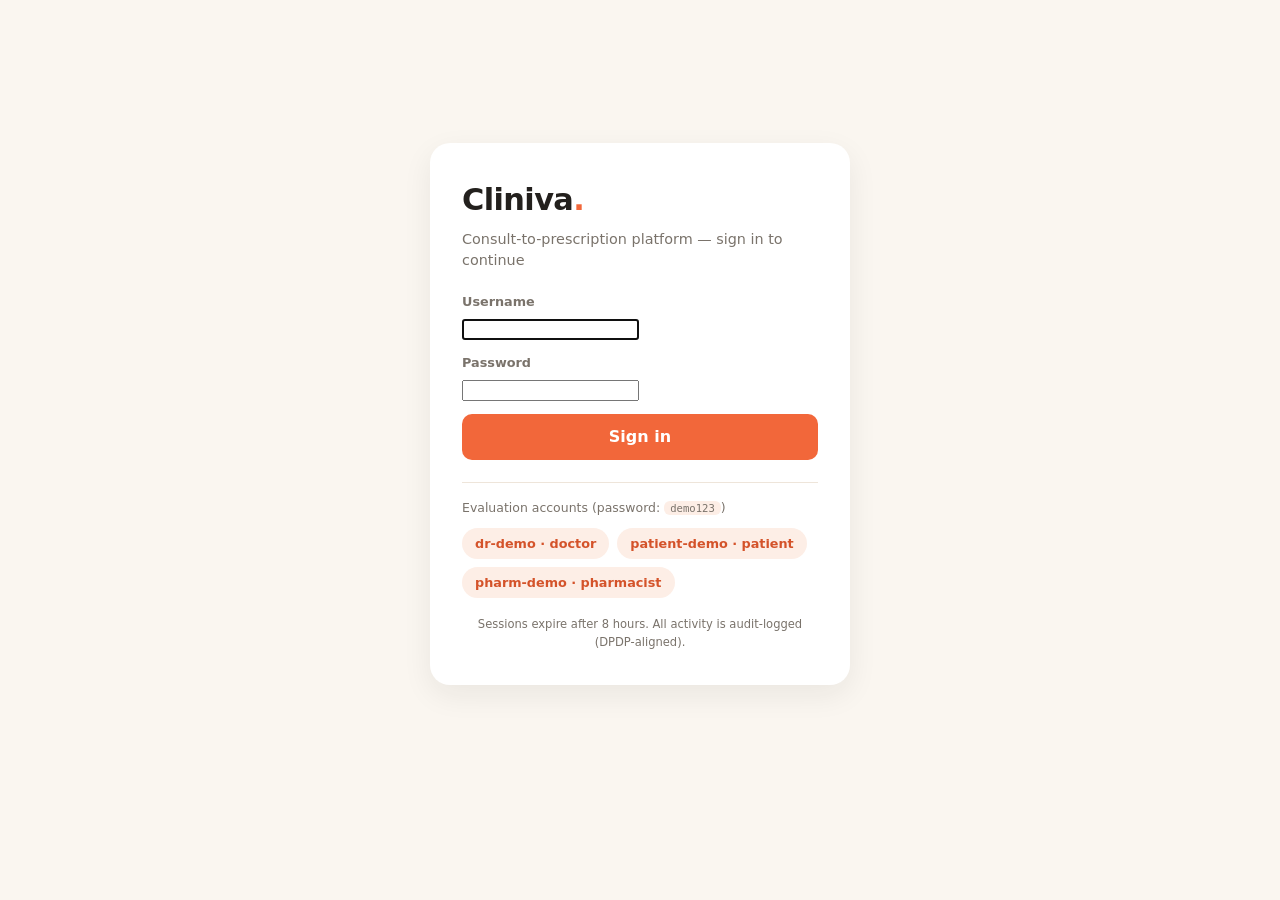
<file: cliniva/index.html>
<!doctype html>
<html lang="en">
<head>
  <meta charset="utf-8">
  <meta name="viewport" content="width=device-width, initial-scale=1">
  <title>Cliniva — e-Prescriptions</title>
  <link rel="icon" href="data:image/svg+xml,<svg xmlns='http://www.w3.org/2000/svg' viewBox='0 0 100 100'><text y='.9em' font-size='90'>🩺</text></svg>">
  <link rel="stylesheet" href="styles.css">
</head>
<body>
  <div id="app"></div>
  <script src="qr.js"></script>
  <script src="api.js"></script>
  <script src="app.js"></script>
</body>
</html>
</file>
<file: cliniva/styles.css>
/* Cliniva — production styles (cream / white / orange system) */
:root {
  --bg: #faf6f0;
  --card: #ffffff;
  --ink: #23201d;
  --muted: #7a736b;
  --line: #eee5da;
  --orange: #f2673a;
  --orange-dark: #d4532a;
  --orange-soft: #fdeee6;
  --green: #1d8a54;
  --green-soft: #e4f4ea;
  --red: #c23834;
  --red-soft: #fbe9e7;
  --blue: #2d6cdf;
  --blue-soft: #e8effb;
  --amber: #9a6b0f;
  --amber-soft: #fdf3d9;
  --shadow: 0 10px 30px rgba(35, 32, 29, 0.07);
  --radius: 16px;
}
* { box-sizing: border-box; }
html, body { margin: 0; padding: 0; }
body {
  background: var(--bg);
  color: var(--ink);
  font: 16px/1.5 "Segoe UI", system-ui, -apple-system, Roboto, "Helvetica Neue", sans-serif;
  min-height: 100vh;
}
a { color: var(--orange-dark); text-decoration: none; }
a:hover { text-decoration: underline; }
code { background: var(--orange-soft); padding: 1px 6px; border-radius: 6px; font-size: 0.85em; }

/* ---------- brand & layout ---------- */
.brand { font-size: 1.35rem; font-weight: 800; letter-spacing: -0.02em; }
.brand-lg { font-size: 1.9rem; }
.brand-dot { color: var(--orange); }
.shell { max-width: 560px; margin: 18vh auto 0; padding: 0 20px; text-align: center; }
.note-card { background: var(--card); border-radius: var(--radius); box-shadow: var(--shadow); padding: 22px 26px; margin-top: 18px; }
.grid { max-width: 780px; margin: 0 auto; padding: 22px 18px 60px; display: grid; gap: 18px; }
.foot { text-align: center; color: var(--muted); font-size: 0.8rem; padding: 18px; max-width: 640px; margin: 0 auto; }

.topbar {
  display: flex; align-items: center; justify-content: space-between; gap: 14px;
  background: var(--card); border-bottom: 1px solid var(--line);
  padding: 14px 22px; position: sticky; top: 0; z-index: 5;
}
.topbar-sub { color: var(--muted); font-size: 0.85rem; margin-top: 2px; }
.topbar-right { display: flex; align-items: center; gap: 10px; flex-wrap: wrap; }
.topbar-user { font-weight: 600; font-size: 0.9rem; }

/* ---------- cards & fields ---------- */
.card {
  background: var(--card); border-radius: var(--radius); box-shadow: var(--shadow);
  padding: 22px 24px; animation: rise 0.4s ease both;
}
.card h2 { margin: 0 0 14px; font-size: 1.05rem; letter-spacing: -0.01em; }
.field { display: block; margin: 12px 0; }
.field > span { display: block; font-size: 0.8rem; font-weight: 600; color: var(--muted); margin-bottom: 6px; }
.input {
  width: 100%; border: 1.5px solid var(--line); border-radius: 10px; background: #fffdf9;
  padding: 11px 13px; font: inherit; color: var(--ink); outline: none; transition: border-color 0.15s ease;
}
.input:focus { border-color: var(--orange); }
textarea.input { resize: vertical; font-family: inherit; }
.transcript { min-height: 130px; }

.kv { display: flex; justify-content: space-between; gap: 14px; padding: 7px 0; border-bottom: 1px dashed var(--line); font-size: 0.93rem; }
.kv:last-of-type { border-bottom: none; }
.kv span { color: var(--muted); }
.kv b { text-align: right; font-weight: 600; }
.hint { color: var(--muted); font-size: 0.82rem; margin-top: 8px; line-height: 1.45; }

/* ---------- buttons & chips ---------- */
.btn {
  border: none; border-radius: 10px; cursor: pointer; font: inherit; font-weight: 700;
  padding: 11px 18px; transition: transform 0.12s ease, background 0.15s ease, box-shadow 0.15s ease;
}
.btn:active { transform: translateY(1px); }
.btn:disabled { opacity: 0.55; cursor: default; }
.btn-primary { background: var(--orange); color: #fff; }
.btn-primary:hover:not(:disabled) { background: var(--orange-dark); }
.btn-ghost { background: transparent; color: var(--orange-dark); border: 1.5px solid var(--line); }
.btn-ghost:hover:not(:disabled) { border-color: var(--orange); }
.btn-block { display: block; width: 100%; margin-top: 10px; }
.btn-sm { padding: 6px 12px; font-size: 0.82rem; }
.chips { display: flex; gap: 8px; flex-wrap: wrap; }
.chip {
  background: var(--orange-soft); color: var(--orange-dark); border: none; cursor: pointer;
  border-radius: 999px; padding: 6px 13px; font: inherit; font-size: 0.8rem; font-weight: 600;
}
.chip:hover { background: #fbdccb; }

/* ---------- pills, tags, banners ---------- */
.pill {
  display: inline-block; border-radius: 999px; padding: 3px 11px; font-size: 0.72rem;
  font-weight: 800; letter-spacing: 0.04em;
}
.pill-green { background: var(--green-soft); color: var(--green); }
.pill-red { background: var(--red-soft); color: var(--red); }
.pill-amber { background: var(--amber-soft); color: var(--amber); }
.pill-blue { background: var(--blue-soft); color: var(--blue); }
.pill-grey { background: #efece8; color: var(--muted); }
.pill-outline { border: 1.5px solid var(--line); color: var(--muted); text-transform: capitalize; }
.tag { display: inline-block; border-radius: 8px; padding: 2px 9px; font-size: 0.78rem; font-weight: 600; }
.tag-red { background: var(--red-soft); color: var(--red); }
.tag-grey { background: #efece8; color: var(--muted); }

.banner { border-radius: 10px; padding: 11px 14px; font-size: 0.88rem; margin: 12px 0; line-height: 1.45; }
.banner-err { background: var(--red-soft); color: var(--red); }
.banner-amber { background: var(--amber-soft); color: var(--amber); }
.banner-ok { background: var(--green-soft); color: var(--green); }

/* ---------- auth ---------- */
.auth-wrap { min-height: 92vh; display: flex; align-items: center; justify-content: center; padding: 20px; }
.auth-card {
  background: var(--card); border-radius: 20px; box-shadow: var(--shadow);
  width: 100%; max-width: 420px; padding: 34px 32px; animation: rise 0.45s ease both;
}
.auth-sub { color: var(--muted); font-size: 0.9rem; margin: 6px 0 20px; }
.auth-accounts { border-top: 1px solid var(--line); margin-top: 22px; padding-top: 16px; }
.auth-accounts-title { font-size: 0.78rem; color: var(--muted); margin-bottom: 10px; }
.auth-foot { font-size: 0.72rem; color: var(--muted); margin-top: 18px; text-align: center; line-height: 1.5; }

/* ---------- doctor ---------- */
.mem { background: var(--orange-soft); border-radius: 10px; padding: 10px 14px; margin: 10px 0; }
.mem-title { font-size: 0.72rem; font-weight: 800; text-transform: uppercase; letter-spacing: 0.06em; color: var(--orange-dark); margin-bottom: 4px; }
.mem-text { font-size: 0.85rem; }
.mem ul { margin: 6px 0 0; padding-left: 18px; font-size: 0.85rem; color: var(--muted); }
.soap-row { display: flex; gap: 12px; padding: 7px 0; border-bottom: 1px dashed var(--line); font-size: 0.93rem; }
.soap-row:last-of-type { border-bottom: none; }
.soap-key {
  flex: 0 0 26px; height: 26px; border-radius: 8px; background: var(--orange-soft); color: var(--orange-dark);
  font-weight: 800; display: flex; align-items: center; justify-content: center; font-size: 0.8rem;
}
.mic-row { display: flex; align-items: center; gap: 10px; margin: 10px 0 2px; }
.mic-hint { font-size: 0.78rem; color: var(--muted); }
.mic-on { background: var(--red-soft); color: var(--red); border-color: var(--red); }
.safety-row { display: flex; align-items: center; justify-content: space-between; margin: 12px 0; font-weight: 600; }
.booking { margin-top: 14px; font-size: 0.9rem; background: var(--blue-soft); border-radius: 10px; padding: 10px 14px; }
.check { display: flex; gap: 10px; align-items: flex-start; font-size: 0.88rem; margin: 14px 0; cursor: pointer; }
.check input { margin-top: 3px; }

/* ---------- signing & QR ---------- */
.signed-card { text-align: center; }
.signed-head { display: grid; gap: 2px; margin-bottom: 16px; }
.signed-head .kv { justify-content: center; gap: 8px; border-bottom: none; }
.qr-wrap { display: flex; flex-direction: column; align-items: center; gap: 10px; margin: 12px 0; }
.qr { width: 190px; height: 190px; border: 1px solid var(--line); border-radius: 12px; background: #fff; padding: 8px; }
.qr-big { width: 230px; height: 230px; }
.qr-fallback { display: flex; align-items: center; justify-content: center; }
.qr-fallback svg { width: 100%; height: 100%; }
.qr-small { font-size: 0.85rem; color: var(--muted); }

/* ---------- modal ---------- */
.modal-back {
  position: fixed; inset: 0; background: rgba(35, 32, 29, 0.55); z-index: 40;
  display: flex; align-items: center; justify-content: center; padding: 18px; animation: fade 0.2s ease;
}
.modal {
  background: var(--card); border-radius: 18px; box-shadow: var(--shadow);
  max-width: 520px; width: 100%; max-height: 86vh; overflow: auto; padding: 24px 26px;
  animation: rise 0.3s ease both;
}
.modal-head h3 { margin: 10px 0 4px; }
.finding { border: 1px solid var(--line); border-radius: 12px; padding: 12px 14px; margin: 10px 0; font-size: 0.88rem; }
.finding-pair { font-weight: 700; margin-bottom: 4px; display: flex; align-items: center; gap: 8px; flex-wrap: wrap; }
.alt-title { font-size: 0.78rem; font-weight: 800; text-transform: uppercase; letter-spacing: 0.05em; color: var(--muted); margin: 16px 0 8px; }
.alt {
  display: block; width: 100%; text-align: left; background: var(--green-soft); border: none; cursor: pointer;
  border-radius: 12px; padding: 12px 14px; margin: 8px 0; font: inherit;
}
.alt:hover { outline: 2px solid var(--green); }
.alt b { color: var(--green); display: block; }
.alt span { font-size: 0.8rem; color: var(--muted); }

/* ---------- patient ---------- */
.toggle-row { display: flex; align-items: center; justify-content: space-between; padding: 11px 0; border-bottom: 1px dashed var(--line); font-size: 0.93rem; }
.toggle { position: relative; display: inline-block; width: 46px; height: 26px; flex: 0 0 46px; }
.toggle input { opacity: 0; width: 100%; height: 100%; margin: 0; cursor: pointer; position: relative; z-index: 2; }
.toggle i { position: absolute; inset: 0; background: #d8d2ca; border-radius: 999px; transition: background 0.2s ease; }
.toggle i::after {
  content: ""; position: absolute; width: 20px; height: 20px; border-radius: 50%; background: #fff;
  top: 3px; left: 3px; transition: transform 0.2s ease; box-shadow: 0 1px 3px rgba(0,0,0,0.25);
}
.toggle input:checked + i { background: var(--green); }
.toggle input:checked + i::after { transform: translateX(20px); }
.rx-item { border: 1px solid var(--line); border-radius: 14px; padding: 16px 18px; margin: 12px 0; animation: rise 0.4s ease both; }
.rx-head { display: flex; align-items: center; gap: 12px; flex-wrap: wrap; margin-bottom: 6px; }
.rx-head .kv { border: none; padding: 2px 0; }
.med-list { margin: 10px 0; padding-left: 20px; }
.med-list li { margin: 4px 0; font-size: 0.95rem; }
.med-title { font-weight: 700; margin-top: 14px; font-size: 0.9rem; }

/* ---------- pharmacy ---------- */
.pharm-wrap { max-width: 480px; margin: 0 auto; padding: 7vh 18px 40px; text-align: center; }
.pharm-card {
  background: var(--card); border-radius: 20px; box-shadow: var(--shadow); padding: 26px;
  margin-top: 20px; text-align: left; animation: rise 0.4s ease both;
}
.pharm-card .kv { border-bottom: 1px dashed var(--line); }
.status {
  font-size: 1.5rem; font-weight: 900; letter-spacing: 0.08em; text-align: center;
  border-radius: 14px; padding: 18px 10px; margin-bottom: 16px; animation: pop 0.35s ease both;
}
.status-green { background: var(--green-soft); color: var(--green); }
.status-blue { background: var(--blue-soft); color: var(--blue); }
.status-grey { background: #efece8; color: var(--muted); }
.status-red { background: var(--red-soft); color: var(--red); }
.pharm-login { margin-top: 16px; border-top: 1px solid var(--line); padding-top: 14px; }
.pharm-login .input { margin: 6px 0; }

/* ---------- toasts, spinner, animations ---------- */
.toast {
  position: fixed; bottom: 22px; left: 50%; transform: translate(-50%, 16px); z-index: 60;
  background: var(--ink); color: #fff; border-radius: 12px; padding: 11px 20px; font-size: 0.88rem;
  opacity: 0; transition: opacity 0.3s ease, transform 0.3s ease; max-width: 86vw;
}
.toast.show { opacity: 1; transform: translate(-50%, 0); }
.toast-err { background: var(--red); }
.spinner-row { display: flex; align-items: center; gap: 12px; color: var(--muted); font-size: 0.9rem; padding: 8px 0; }
.spinner {
  width: 20px; height: 20px; border-radius: 50%; flex: 0 0 20px;
  border: 3px solid var(--line); border-top-color: var(--orange); animation: spin 0.8s linear infinite;
}
@keyframes spin { to { transform: rotate(360deg); } }
@keyframes rise { from { opacity: 0; transform: translateY(10px); } to { opacity: 1; transform: none; } }
@keyframes fade { from { opacity: 0; } to { opacity: 1; } }
@keyframes pop { 0% { transform: scale(0.85); opacity: 0; } 100% { transform: scale(1); opacity: 1; } }
@media (prefers-reduced-motion: reduce) {
  .card, .modal, .toast, .status, .rx-item { animation: none !important; transition: none !important; }
}

/* ---------- doctor extras (rx history, audit) ---------- */
.topbar-exp { font-size: 0.75rem; color: var(--muted); }
.rx-row { display: flex; align-items: center; gap: 10px; padding: 9px 0; border-bottom: 1px dashed var(--line); font-size: 0.85rem; flex-wrap: wrap; }
.rx-row:last-child { border-bottom: none; }
.rx-row-main { flex: 1 1 200px; min-width: 0; }
.rx-row-meds { display: block; color: var(--muted); font-size: 0.78rem; }
.rx-row-side { color: var(--muted); font-size: 0.78rem; }
.audit-list { max-height: 240px; overflow: auto; }
.audit-row { display: flex; gap: 10px; align-items: baseline; padding: 5px 0; border-bottom: 1px dashed var(--line); font-size: 0.78rem; }
.audit-row:last-child { border-bottom: none; }
.audit-evt { font-weight: 700; flex: 0 0 auto; }
.audit-meta { color: var(--muted); flex: 1 1 auto; }
.audit-ts { color: var(--muted); white-space: nowrap; }
.signed-actions { display: flex; gap: 8px; justify-content: center; flex-wrap: wrap; margin-top: 14px; }
.rx-print { margin-left: auto; }

/* ---------- responsive ---------- */
@media (max-width: 640px) {
  .topbar { position: static; flex-direction: column; align-items: flex-start; }
  .grid { padding: 14px 12px 40px; }
  .card { padding: 16px; }
  .auth-card { padding: 26px 20px; }
}

/* ---------- print (prescriptions) ---------- */
@media print {
  .topbar, .foot, .btn, .toast, .modal-back, #consult-card, #sign-card, #audit-card,
  #rxlist-card, #consent-card, .pharm-login, .mic-row { display: none !important; }
  body { background: #fff; }
  .card { box-shadow: none; border: 1px solid #ddd; break-inside: avoid; }
}
</file>
